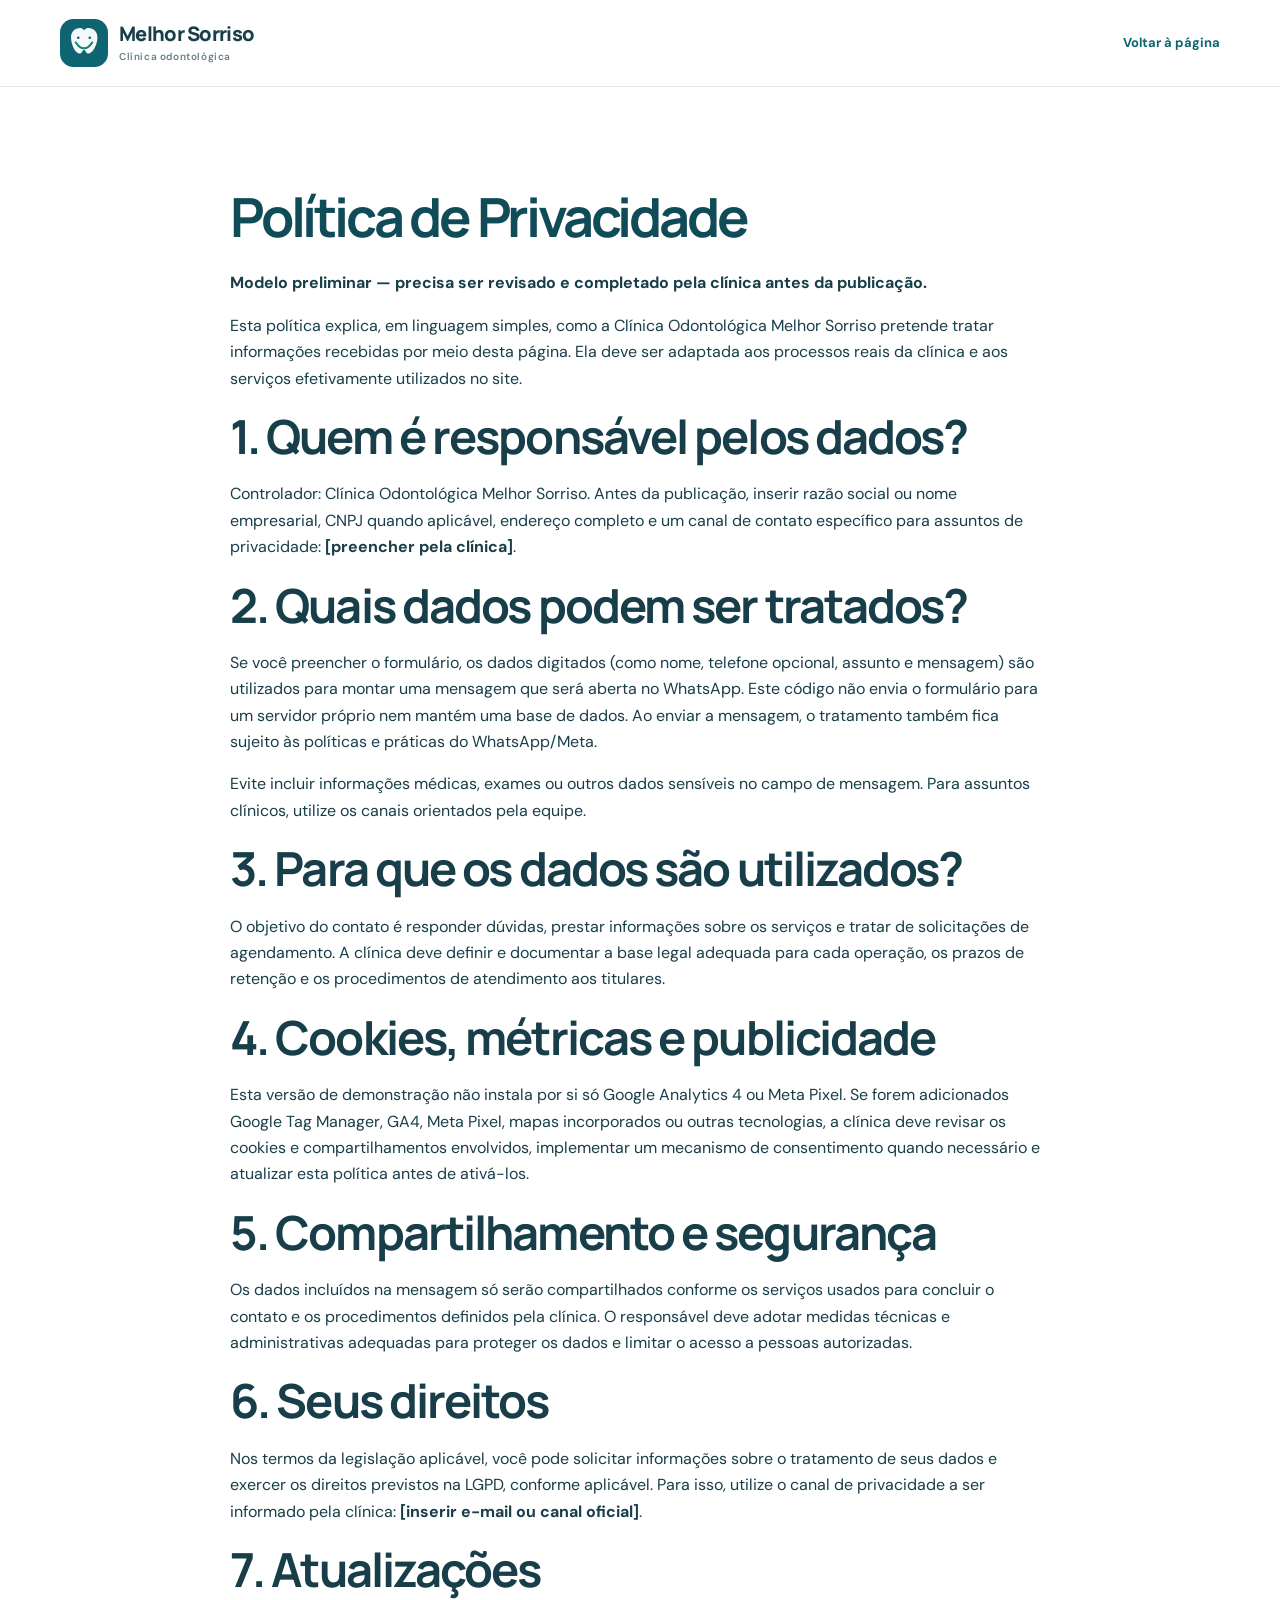
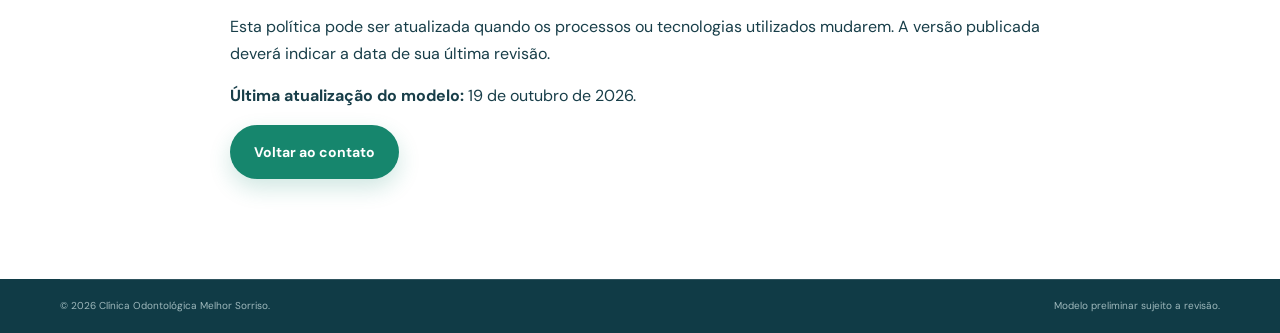
<file: privacidade.html>
<!doctype html>
<html lang="pt-BR">
<head>
  <meta charset="utf-8">
  <meta name="viewport" content="width=device-width, initial-scale=1">
  <meta name="theme-color" content="#0e6470">
  <meta name="robots" content="noindex,follow">
  <title>Política de Privacidade | Melhor Sorriso</title>
  <link rel="icon" href="assets/logo.svg" type="image/svg+xml">
  <link rel="preconnect" href="https://fonts.googleapis.com">
  <link rel="preconnect" href="https://fonts.gstatic.com" crossorigin>
  <link rel="stylesheet" href="https://fonts.googleapis.com/css2?family=DM+Sans:wght@400;500;600;700&family=Manrope:wght@500;600;700;800&display=swap">
  <link rel="stylesheet" href="styles.css">
</head>
<body>
  <header class="site-header">
    <div class="container nav-wrap">
      <a class="brand" href="index.html"><img src="assets/logo.svg" alt="" width="48" height="48"><span><strong>Melhor Sorriso</strong><small>Clínica odontológica</small></span></a>
      <a class="text-link" href="index.html">Voltar à página </a>
    </div>
  </header>
  <main class="section">
    <article class="container" style="max-width:820px">
      
      <h1 style="font-size:clamp(36px,5vw,54px)">Política de Privacidade</h1>
      <p><strong>Modelo preliminar — precisa ser revisado e completado pela clínica antes da publicação.</strong></p>
      <p>Esta política explica, em linguagem simples, como a Clínica Odontológica Melhor Sorriso pretende tratar informações recebidas por meio desta página. Ela deve ser adaptada aos processos reais da clínica e aos serviços efetivamente utilizados no site.</p>
      <h2>1. Quem é responsável pelos dados?</h2>
      <p>Controlador: Clínica Odontológica Melhor Sorriso. Antes da publicação, inserir razão social ou nome empresarial, CNPJ quando aplicável, endereço completo e um canal de contato específico para assuntos de privacidade: <strong>[preencher pela clínica]</strong>.</p>
      <h2>2. Quais dados podem ser tratados?</h2>
      <p>Se você preencher o formulário, os dados digitados (como nome, telefone opcional, assunto e mensagem) são utilizados para montar uma mensagem que será aberta no WhatsApp. Este código não envia o formulário para um servidor próprio nem mantém uma base de dados. Ao enviar a mensagem, o tratamento também fica sujeito às políticas e práticas do WhatsApp/Meta.</p>
      <p>Evite incluir informações médicas, exames ou outros dados sensíveis no campo de mensagem. Para assuntos clínicos, utilize os canais orientados pela equipe.</p>
      <h2>3. Para que os dados são utilizados?</h2>
      <p>O objetivo do contato é responder dúvidas, prestar informações sobre os serviços e tratar de solicitações de agendamento. A clínica deve definir e documentar a base legal adequada para cada operação, os prazos de retenção e os procedimentos de atendimento aos titulares.</p>
      <h2>4. Cookies, métricas e publicidade</h2>
      <p>Esta versão de demonstração não instala por si só Google Analytics 4 ou Meta Pixel. Se forem adicionados Google Tag Manager, GA4, Meta Pixel, mapas incorporados ou outras tecnologias, a clínica deve revisar os cookies e compartilhamentos envolvidos, implementar um mecanismo de consentimento quando necessário e atualizar esta política antes de ativá-los.</p>
      <h2>5. Compartilhamento e segurança</h2>
      <p>Os dados incluídos na mensagem só serão compartilhados conforme os serviços usados para concluir o contato e os procedimentos definidos pela clínica. O responsável deve adotar medidas técnicas e administrativas adequadas para proteger os dados e limitar o acesso a pessoas autorizadas.</p>
      <h2>6. Seus direitos</h2>
      <p>Nos termos da legislação aplicável, você pode solicitar informações sobre o tratamento de seus dados e exercer os direitos previstos na LGPD, conforme aplicável. Para isso, utilize o canal de privacidade a ser informado pela clínica: <strong>[inserir e-mail ou canal oficial]</strong>.</p>
      <h2>7. Atualizações</h2>
      <p>Esta política pode ser atualizada quando os processos ou tecnologias utilizados mudarem. A versão publicada deverá indicar a data de sua última revisão.</p>
      <p><strong>Última atualização do modelo:</strong> 19 de outubro de 2026.</p>
      <a class="button button--primary" href="index.html#contato">Voltar ao contato</a>
    </article>
  </main>
  <footer class="site-footer"><div class="container footer-bottom"><span>© <span id="year"></span> Clínica Odontológica Melhor Sorriso.</span><span>Modelo preliminar sujeito a revisão.</span></div></footer>
  <script>document.querySelector("#year").textContent = new Date().getFullYear();</script>
</body>
</html>
</file>
<file: styles.css>
:root {
  --ink: #183e49;
  --ink-soft: #496873;
  --teal: #0e6470;
  --teal-deep: #104c58;
  --green: #16866d;
  --green-dark: #0f705b;
  --mint: #e0f0ec;
  --pale: #f3f8f8;
  --line: #dce8e9;
  --white: #fff;
  --radius: 22px;
  --shadow: 0 18px 55px rgba(24, 62, 73, .09);
  --container: 1160px;
}
* { box-sizing: border-box; }
html { scroll-behavior: smooth; scroll-padding-top: 92px; }
body { margin: 0; color: var(--ink); background: var(--white); font-family: "DM Sans", sans-serif; font-size: 16px; line-height: 1.65; -webkit-font-smoothing: antialiased; }
img { display: block; max-width: 100%; }
a { color: inherit; text-decoration: none; }
button, input, select, textarea { font: inherit; }
button, a, input, select, textarea { -webkit-tap-highlight-color: transparent; }
:focus-visible { outline: 3px solid #e6a84f; outline-offset: 3px; }
.container { width: min(var(--container), calc(100% - 48px)); margin-inline: auto; }
.section { padding: 100px 0; }
.skip-link { position: absolute; z-index: 1000; left: 12px; top: -60px; padding: 12px 16px; background: white; border: 2px solid var(--teal); border-radius: 8px; }
.skip-link:focus { top: 12px; }
.top-strip { background: var(--teal-deep); color: #e9f4f3; font-size: 12px; letter-spacing: .02em; }
.top-strip__inner { display: flex; justify-content: space-between; align-items: center; min-height: 36px; gap: 16px; }
.top-strip span { display: inline-flex; align-items: center; gap: 7px; }
.top-strip svg { width: 14px; height: 14px; fill: none; stroke: currentColor; stroke-width: 1.7; }
.top-strip a { opacity: .9; }
.site-header { position: sticky; z-index: 100; top: 0; background: rgba(255,255,255,.94); border-bottom: 1px solid rgba(220,232,233,.8); backdrop-filter: blur(16px); }
.nav-wrap { display: flex; align-items: center; justify-content: space-between; min-height: 86px; gap: 28px; }
.brand { display: inline-flex; align-items: center; gap: 11px; flex-shrink: 0; }
.brand img { width: 48px; height: 48px; }
.brand span { display: flex; flex-direction: column; line-height: 1.25; }
.brand strong { font: 800 20px/1.2 "Manrope", sans-serif; letter-spacing: -.7px; }
.brand small { margin-top: 5px; color: #68818a; font-size: 9px; font-weight: 700; letter-spacing: 1.35px; }
.main-nav { display: flex; align-items: center; gap: 28px; font-size: 13px; font-weight: 600; }
.main-nav > a:not(.button) { color: #4d6871; transition: color .2s; }
.main-nav > a:not(.button):hover, .text-link:hover, .card-link:hover { color: var(--green); }
.menu-toggle { display: none; border: 0; background: transparent; padding: 8px; cursor: pointer; }
.menu-toggle span { display: block; width: 24px; height: 2px; margin: 5px 0; background: var(--ink); }
.button { display: inline-flex; align-items: center; justify-content: center; gap: 12px; min-height: 54px; padding: 0 23px; border: 1px solid transparent; border-radius: 999px; font-size: 14px; font-weight: 700; line-height: 1.2; text-align: center; transition: transform .2s, background .2s, box-shadow .2s; cursor: pointer; }
.button:hover { transform: translateY(-2px); }
.button--primary { color: #fff; background: var(--green); box-shadow: 0 9px 22px rgba(22,134,109,.2); }
.button--primary:hover { background: var(--green-dark); box-shadow: 0 12px 28px rgba(22,134,109,.27); }
.button--small { min-height: 44px; padding-inline: 18px; font-size: 12px; }
.button--nav { color: white; background: var(--teal); }
.button--outline { color: var(--teal); background: white; border-color: #bdd2d6; }
.button--light { color: var(--teal-deep); background: white; }
.button--full { width: 100%; }
.hero { padding: 70px 0 85px; overflow: hidden; }
.hero-grid { display: grid; grid-template-columns: 1.03fr .97fr; align-items: center; gap: clamp(42px, 7vw, 90px); }
.hero-copy { padding: 12px 0; }
.eyebrow { display: flex; align-items: center; gap: 9px; margin: 0 0 18px; color: var(--green-dark); font-size: 11px; font-weight: 800; letter-spacing: 1.5px; text-transform: uppercase; }
.eyebrow-dot { width: 8px; height: 8px; border-radius: 50%; background: var(--green); box-shadow: 0 0 0 5px var(--mint); }
h1, h2, h3, p { margin-top: 0; }
h1, h2, h3 { font-family: "Manrope", sans-serif; }
h1 { max-width: 630px; margin-bottom: 24px; font-size: clamp(42px, 5.1vw, 67px); font-weight: 700; letter-spacing: -3.2px; line-height: 1.1; }
h1 span, h2 span { color: var(--teal); }
.hero-lead { max-width: 510px; margin-bottom: 30px; color: var(--ink-soft); font-size: 17px; line-height: 1.8; }
.hero-actions { display: flex; align-items: center; flex-wrap: wrap; gap: 20px; }
.text-link { display: inline-flex; align-items: center; gap: 8px; color: var(--teal); font-size: 13px; font-weight: 700; }
.hero-note { display: flex; align-items: center; gap: 12px; margin-top: 38px; }
.note-icon { display: grid; width: 42px; height: 42px; flex: 0 0 42px; place-items: center; color: var(--green); background: var(--mint); border-radius: 14px; font-size: 22px; }
.hero-note p { margin: 0; font-size: 12px; line-height: 1.7; }
.hero-note strong { font-size: 13px; }
.hero-note p span { color: #71868c; }
.hero-visual { position: relative; min-width: 0; padding: 0 15px 18px 0; }
.hero-visual > img { width: 100%; height: 560px; object-fit: cover; object-position: center; border-radius: 48% 48% 25px 25px; position: relative; z-index: 1; }
.hero-visual::before { content: ""; position: absolute; z-index: 0; top: -22px; right: -8px; width: 160px; height: 160px; border: 1px solid #b6d6d2; border-radius: 50%; }
.hero-visual::after { content: ""; position: absolute; z-index: 0; left: -26px; bottom: -5px; width: 150px; height: 150px; background: var(--mint); border-radius: 50%; }
.image-caption { position: absolute; z-index: 2; bottom: 42px; left: -35px; display: flex; align-items: center; gap: 12px; max-width: 260px; padding: 16px 20px; background: white; border: 1px solid rgba(220,232,233,.8); border-radius: 16px; box-shadow: var(--shadow); }
.caption-mark { display: grid; width: 38px; height: 38px; place-items: center; color: var(--green); background: var(--mint); border-radius: 12px; font-size: 21px; }
.image-caption span:last-child { display: flex; flex-direction: column; line-height: 1.5; }
.image-caption strong { font-size: 12px; }
.image-caption small { color: #71868c; font-size: 10px; }
.hero-orbit { position: absolute; right: 25px; bottom: 55px; z-index: 2; width: 16px; height: 16px; background: #a8d8c7; border-radius: 50%; box-shadow: 0 0 0 10px rgba(168,216,199,.24); }
.trust-band { border-block: 1px solid var(--line); background: #fbfdfd; }
.trust-grid { display: grid; grid-template-columns: repeat(3,1fr); gap: 20px; padding-block: 25px; }
.trust-grid > div { display: flex; align-items: center; justify-content: center; gap: 13px; }
.trust-icon { display: grid; width: 42px; height: 42px; place-items: center; color: var(--teal); background: var(--mint); border-radius: 14px; font-size: 22px; }
.trust-grid > div > span:last-child { display: flex; flex-direction: column; line-height: 1.6; }
.trust-grid strong { font-size: 12px; }
.trust-grid small { color: #7a8e93; font-size: 11px; }
.section--soft { background: var(--pale); }
.section-heading { max-width: 590px; margin-bottom: 45px; }
.section-heading--center { margin-inline: auto; text-align: center; }
.section-heading--center .eyebrow { justify-content: center; }
h2 { margin-bottom: 17px; font-size: clamp(32px, 3.7vw, 47px); line-height: 1.2; letter-spacing: -1.9px; font-weight: 700; }
.section-heading > p:last-child { margin-bottom: 0; color: var(--ink-soft); font-size: 15px; line-height: 1.8; }
.treatment-grid { display: grid; grid-template-columns: repeat(3,1fr); gap: 18px; }
.treatment-card { min-height: 270px; padding: 29px 27px 25px; background: white; border: 1px solid #e4eeee; border-radius: 20px; transition: transform .2s, box-shadow .2s; }
.treatment-card:hover { transform: translateY(-4px); box-shadow: var(--shadow); }
.treatment-icon { display: grid; width: 46px; height: 46px; margin-bottom: 20px; place-items: center; color: var(--teal); background: var(--mint); border-radius: 15px; font-size: 25px; }
.treatment-card h3 { margin-bottom: 10px; font-size: 18px; letter-spacing: -.5px; }
.treatment-card p { min-height: 72px; margin-bottom: 18px; color: #647c83; font-size: 12px; line-height: 1.8; }
.card-link { display: inline-flex; align-items: center; gap: 8px; color: var(--teal); font-size: 12px; font-weight: 700; }
.treatment-card--highlight { background: #eaf5f1; border-color: #d3e9e0; }
.disclaimer { margin: 24px auto 0; max-width: 850px; color: #71868c; font-size: 11px; text-align: center; }
.about-grid { display: grid; grid-template-columns: .9fr 1.1fr; align-items: center; gap: clamp(45px, 8vw, 105px); }
.about-visual { position: relative; padding: 0 22px 22px 0; }
.about-visual::before { content: ""; position: absolute; left: -18px; bottom: 0; width: 180px; height: 180px; border-radius: 30px; background: var(--mint); }
.about-visual img { position: relative; z-index: 1; width: 100%; height: 550px; object-fit: cover; border-radius: 22px; }
.about-sticker { position: absolute; z-index: 2; right: -15px; bottom: 52px; display: flex; align-items: center; gap: 12px; padding: 17px 20px; background: white; border-radius: 16px; box-shadow: var(--shadow); font-size: 13px; line-height: 1.5; }
.about-sticker span { color: var(--green); font-size: 26px; }
.about-copy > p:not(.eyebrow) { color: var(--ink-soft); font-size: 14px; line-height: 1.9; }
.about-points { margin: 28px 0 30px; border-top: 1px solid var(--line); }
.about-points > div { display: flex; gap: 15px; align-items: center; padding: 14px 0; border-bottom: 1px solid var(--line); }
.about-points > div > span { color: #7ca79e; font: 700 13px "Manrope", sans-serif; }
.about-points p { display: flex; flex-direction: column; gap: 2px; margin: 0; line-height: 1.5; }
.about-points strong { font-size: 13px; }
.about-points small { color: #71868c; font-size: 11px; }
.section--dark { color: white; background: #123f4b; }
.section-heading--light .eyebrow { color: #9bd5c1; }
.section-heading--light h2 span { color: #a7dac9; }
.section-heading--light > p:last-child { color: #c0d3d6; }
.steps-grid { display: grid; grid-template-columns: repeat(3,1fr); gap: 35px; }
.step-card { position: relative; padding-top: 5px; }
.step-number { color: #a5d8c9; font: 700 34px "Manrope", sans-serif; letter-spacing: -1px; }
.step-line { width: 100%; height: 1px; margin: 20px 0 23px; background: rgba(255,255,255,.22); }
.step-line::after { content: ""; display: block; width: 38px; height: 3px; background: #9bd5c1; transform: translateY(-1px); }
.step-card h3 { margin-bottom: 9px; font-size: 19px; }
.step-card p { max-width: 290px; margin-bottom: 0; color: #c0d3d6; font-size: 13px; line-height: 1.8; }
.steps-cta { display: flex; justify-content: space-between; align-items: center; gap: 20px; margin-top: 50px; padding: 22px 25px; background: rgba(255,255,255,.07); border: 1px solid rgba(255,255,255,.12); border-radius: 18px; }
.steps-cta p { margin: 0; font-size: 14px; font-weight: 600; }
.faq-grid { display: grid; grid-template-columns: .8fr 1.2fr; gap: clamp(40px, 8vw, 110px); }
.faq-grid .section-heading { margin-bottom: 0; }
.faq-grid .section-heading .text-link { margin-top: 24px; }
.faq-list details { border-bottom: 1px solid var(--line); }
.faq-list details:first-child { border-top: 1px solid var(--line); }
.faq-list summary { display: flex; justify-content: space-between; align-items: center; gap: 18px; padding: 22px 0; cursor: pointer; list-style: none; font-size: 14px; font-weight: 700; }
.faq-list summary::-webkit-details-marker { display: none; }
.faq-list summary span { color: var(--green); font-size: 22px; font-weight: 400; transition: transform .2s; }
.faq-list details[open] summary span { transform: rotate(45deg); }
.faq-list details p { max-width: 620px; margin: -4px 30px 22px 0; color: var(--ink-soft); font-size: 13px; line-height: 1.85; }
.contact-section { background: #f3f8f8; }
.contact-grid { display: grid; grid-template-columns: .95fr 1.05fr; align-items: start; gap: clamp(40px, 8vw, 100px); }
.contact-copy h2 { max-width: 520px; }
.contact-copy > p:not(.eyebrow) { max-width: 500px; margin-bottom: 30px; color: var(--ink-soft); font-size: 14px; line-height: 1.9; }
.contact-detail { display: flex; align-items: flex-start; gap: 14px; margin: 22px 0; }
.contact-detail__icon { display: grid; width: 42px; height: 42px; flex: 0 0 42px; place-items: center; color: var(--teal); background: #e1efec; border-radius: 14px; font-size: 23px; }
.contact-detail strong { font-size: 13px; }
.contact-detail p { margin: 2px 0; font-size: 13px; }
.contact-detail small { color: #788d93; font-size: 11px; }
.contact-phone { display: inline-flex; gap: 8px; margin-top: 9px; color: var(--teal); font-size: 13px; font-weight: 700; }
.contact-form { padding: clamp(25px,4vw,42px); background: white; border: 1px solid #e0eaea; border-radius: 24px; box-shadow: 0 20px 60px rgba(24,62,73,.07); }
.form-heading { margin-bottom: 25px; }
.form-kicker { color: var(--green); font-size: 10px; font-weight: 800; letter-spacing: 1.6px; }
.form-heading h3 { margin: 8px 0 6px; font-size: 25px; letter-spacing: -.8px; }
.form-heading p { margin: 0; color: #71868c; font-size: 12px; }
.contact-form > label:not(.consent-check) { display: block; margin: 16px 0 7px; font-size: 12px; font-weight: 700; }
.contact-form label span { color: #7c8f94; font-weight: 400; }
.contact-form input:not([type=checkbox]), .contact-form select, .contact-form textarea { width: 100%; min-height: 48px; padding: 12px 14px; color: var(--ink); background: #fbfdfd; border: 1px solid #dbe6e8; border-radius: 10px; outline: none; font-size: 13px; }
.contact-form textarea { resize: vertical; min-height: 90px; }
.contact-form input:focus, .contact-form select:focus, .contact-form textarea:focus { border-color: var(--teal); box-shadow: 0 0 0 3px rgba(14,100,112,.09); }
.contact-form input::placeholder, .contact-form textarea::placeholder { color: #9aabad; }
.consent-check { display: flex; align-items: flex-start; gap: 10px; margin: 19px 0; color: #637a81; font-size: 11px; line-height: 1.7; }
.consent-check input { flex: 0 0 auto; margin-top: 4px; accent-color: var(--green); }
.consent-check a { color: var(--teal); text-decoration: underline; text-underline-offset: 2px; }
.form-privacy { margin: 13px 0 0; color: #7b8e93; font-size: 10px; line-height: 1.7; text-align: center; }
.form-status { margin: 10px 0 0; color: var(--green-dark); font-size: 12px; }
.site-footer { color: #d9e7e8; background: #103b46; }
.footer-main { display: grid; grid-template-columns: 1.3fr .7fr 1fr; gap: 45px; padding-block: 55px; }
.brand--footer strong { color: white; }
.brand--footer small { color: #a9c2c5; }
.footer-brand > p { margin: 18px 0 6px; color: #c1d4d6; font-size: 12px; }
.footer-location { color: #92b4b8; font-size: 11px; }
.footer-links { display: flex; flex-direction: column; align-items: flex-start; gap: 11px; font-size: 11px; }
.footer-links strong { margin-bottom: 5px; color: white; font-size: 12px; }
.footer-links a, .footer-links span { color: #b9cdd0; }
.footer-links a:hover { color: white; }
.footer-bottom { display: flex; justify-content: space-between; gap: 20px; padding-block: 18px; border-top: 1px solid rgba(255,255,255,.13); color: #9eb8bc; font-size: 10px; }
.floating-whatsapp { position: fixed; z-index: 90; right: 22px; bottom: 22px; display: grid; width: 60px; height: 60px; place-items: center; color: white; background: #16866d; border: 3px solid rgba(255,255,255,.95); border-radius: 50%; box-shadow: 0 9px 28px rgba(11,76,63,.28); transition: transform .2s; }
.floating-whatsapp:hover { transform: translateY(-3px) scale(1.03); }
.floating-whatsapp svg { width: 31px; height: 31px; fill: currentColor; }
@media (min-width: 1400px) { .hero { padding-block: 88px 100px; } }
@media (max-width: 980px) {
  .container { width: min(var(--container), calc(100% - 40px)); }
  .main-nav { gap: 17px; }
  .main-nav > a:not(.button) { font-size: 12px; }
  .hero-grid { gap: 35px; }
  h1 { font-size: clamp(40px, 5.5vw, 56px); }
  .hero-visual > img { height: 500px; }
  .image-caption { left: -15px; }
  .treatment-card { padding-inline: 22px; }
  .about-grid { gap: 55px; }
  .about-visual img { height: 500px; }
}
@media (max-width: 760px) {
  html { scroll-padding-top: 75px; }
  .container { width: calc(100% - 36px); }
  .section { padding: 72px 0; }
  .top-strip__inner { min-height: 32px; font-size: 10px; }
  .nav-wrap { min-height: 72px; }
  .brand img { width: 42px; height: 42px; }
  .brand strong { font-size: 18px; }
  .brand small { font-size: 8px; }
  .menu-toggle { display: block; }
  .main-nav { position: absolute; top: 100%; left: 0; right: 0; display: none; flex-direction: column; align-items: stretch; gap: 0; padding: 12px 20px 20px; background: white; border-bottom: 1px solid var(--line); box-shadow: 0 16px 22px rgba(24,62,73,.08); }
  .main-nav.is-open { display: flex; }
  .main-nav > a:not(.button) { padding: 13px 4px; border-bottom: 1px solid #edf2f2; font-size: 14px; }
  .main-nav .button { margin-top: 13px; }
  .hero { padding: 52px 0 58px; }
  .hero-grid { grid-template-columns: 1fr; gap: 44px; }
  h1 { max-width: 570px; font-size: clamp(41px, 10vw, 58px); letter-spacing: -2.5px; }
  .hero-lead { font-size: 15px; }
  .hero-actions { align-items: flex-start; flex-direction: column; gap: 17px; }
  .hero-visual { width: calc(100% - 16px); margin-left: 16px; }
  .hero-visual > img { height: min(112vw, 480px); border-radius: 46% 46% 22px 22px; }
  .image-caption { bottom: 27px; left: -16px; padding: 12px 14px; }
  .hero-visual::before { width: 100px; height: 100px; }
  .trust-grid { grid-template-columns: 1fr; gap: 17px; padding-block: 23px; }
  .trust-grid > div { justify-content: flex-start; }
  .trust-grid > div > span:last-child { flex-direction: row; align-items: baseline; gap: 8px; flex-wrap: wrap; }
  .section-heading { margin-bottom: 32px; }
  h2 { font-size: clamp(32px, 8vw, 42px); letter-spacing: -1.5px; }
  .section-heading > p:last-child { font-size: 14px; }
  .treatment-grid { grid-template-columns: 1fr; gap: 13px; }
  .treatment-card { min-height: unset; padding: 24px; }
  .treatment-card p { min-height: unset; }
  .about-grid { grid-template-columns: 1fr; gap: 45px; }
  .about-visual { width: calc(100% - 15px); }
  .about-visual img { height: min(110vw, 460px); }
  .about-sticker { right: -12px; bottom: 35px; }
  .steps-grid { grid-template-columns: 1fr; gap: 28px; }
  .step-card { display: grid; grid-template-columns: 54px 1fr; column-gap: 16px; }
  .step-number { grid-row: span 2; font-size: 28px; }
  .step-line { width: 100%; margin: 16px 0 18px; }
  .step-card h3, .step-card p { grid-column: 2; }
  .steps-cta { align-items: stretch; flex-direction: column; margin-top: 34px; padding: 22px; }
  .steps-cta p { font-size: 13px; }
  .faq-grid { grid-template-columns: 1fr; gap: 36px; }
  .faq-list summary { font-size: 13px; }
  .contact-grid { grid-template-columns: 1fr; gap: 38px; }
  .contact-form { padding: 25px 20px; }
  .footer-main { grid-template-columns: 1fr 1fr; gap: 34px 22px; padding-block: 42px; }
  .footer-brand { grid-column: 1 / -1; }
  .footer-bottom { flex-direction: column; gap: 8px; }
  .floating-whatsapp { right: 15px; bottom: 15px; width: 56px; height: 56px; }
}
@media (max-width: 390px) {
  .container { width: calc(100% - 30px); }
  .top-strip__inner { gap: 8px; }
  .top-strip__inner > a { white-space: nowrap; }
  .brand { gap: 8px; }
  .brand strong { font-size: 16px; }
  .button { width: 100%; padding-inline: 16px; }
  .hero-actions .text-link { width: auto; }
  .footer-main { grid-template-columns: 1fr; }
  .footer-brand { grid-column: auto; }
}
@media (prefers-reduced-motion: reduce) {
  *, *::before, *::after { scroll-behavior: auto !important; animation-duration: .01ms !important; animation-iteration-count: 1 !important; transition-duration: .01ms !important; }
}

/* ===== v2: refinamentos de design, UI e movimento ===== */
:root { --ease: cubic-bezier(.22,1,.36,1); --sun: #e6a84f; interpolate-size: allow-keywords; }
::selection { background: var(--mint); color: var(--teal-deep); }
body { text-rendering: optimizeLegibility; }
h1, h2, h3 { text-wrap: balance; }
p { text-wrap: pretty; }
h1 span, h2 span { color: inherit; }
h1 { color: var(--teal-deep); }
.eyebrow { font-size: 13px; letter-spacing: .1px; text-transform: none; font-weight: 700; }
.brand small { font-size: 10px; letter-spacing: .6px; font-weight: 600; }
svg.arr { width: 14px; height: 14px; flex: 0 0 auto; transition: transform .3s var(--ease); }
.button:hover svg.arr, .text-link:hover svg.arr, .card-link:hover svg.arr, .contact-phone:hover svg.arr { transform: translateX(4px); }
svg.arr--down { transform: rotate(90deg); }
.text-link:hover svg.arr--down { transform: rotate(90deg) translateX(4px); }
.treatment-icon svg, .trust-icon svg, .note-icon svg, .caption-mark svg, .contact-detail__icon svg, .about-sticker > span svg { width: 24px; height: 24px; }
.about-sticker > span { display: grid; place-items: center; }
.about-sticker > span svg { width: 26px; height: 26px; }

/* barra de progresso e cabeçalho */
.scroll-progress { position: fixed; z-index: 200; inset: 0 0 auto; height: 3px; background: var(--green); transform: scaleX(0); transform-origin: 0 50%; }
.site-header { transition: box-shadow .35s var(--ease), background .35s; }
.nav-wrap { transition: min-height .35s var(--ease); }
.site-header.is-scrolled { box-shadow: 0 10px 34px rgba(24,62,73,.09); background: rgba(255,255,255,.97); }
.site-header.is-scrolled .nav-wrap { min-height: 68px; }
.main-nav > a:not(.button) { position: relative; padding: 6px 0; }
.main-nav > a:not(.button)::after { content: ""; position: absolute; left: 0; right: 0; bottom: 0; height: 2px; border-radius: 2px; background: var(--green); transform: scaleX(0); transform-origin: left; transition: transform .35s var(--ease); }
.main-nav > a:not(.button):hover::after, .main-nav > a.is-active::after { transform: scaleX(1); }
.main-nav > a.is-active { color: var(--teal); }

/* hero: uma única entrada orquestrada */
@media (prefers-reduced-motion: no-preference) {
  .js .hero-copy > * { opacity: 0; animation: rise .9s var(--ease) forwards; }
  .js .hero-copy > :nth-child(1) { animation-delay: .05s; }
  .js .hero-copy > :nth-child(2) { animation-delay: .15s; }
  .js .hero-copy > :nth-child(3) { animation-delay: .27s; }
  .js .hero-copy > :nth-child(4) { animation-delay: .38s; }
  .js .hero-copy > :nth-child(5) { animation-delay: .5s; }
  .js .hero-visual > img { animation: arch 1.3s var(--ease) .1s both; }
  .js .image-caption { opacity: 0; animation: rise .8s var(--ease) 1s forwards; }
  .js .hero-visual::after { animation: pop 1s var(--ease) .6s both; }
  .floating-whatsapp::after { content: ""; position: absolute; inset: -3px; border-radius: 50%; border: 2px solid var(--green); opacity: 0; animation: ring 3.2s ease-out 4s infinite; }
  .js .step-line::after { width: 0; transition: width 1s var(--ease); }
  .js .steps-grid.in-view .step-line::after { width: 100%; }
  .js .steps-grid.in-view .step-card:nth-child(2) .step-line::after { transition-delay: .25s; }
  .js .steps-grid.in-view .step-card:nth-child(3) .step-line::after { transition-delay: .5s; }
}
@keyframes rise { from { opacity: 0; transform: translateY(26px); } to { opacity: 1; transform: none; } }
@keyframes arch { from { opacity: 0; transform: scale(.94); clip-path: inset(14% 10% 0 10% round 60% 60% 25px 25px); } to { opacity: 1; transform: none; clip-path: inset(0 round 48% 48% 25px 25px); } }
@keyframes pop { from { transform: scale(0); } to { transform: none; } }
@keyframes ring { 0% { opacity: .7; transform: scale(1); } 70%, 100% { opacity: 0; transform: scale(1.6); } }
.step-line::after { height: 3px; border-radius: 3px; }

/* cartões e ícones que respondem ao toque */
.treatment-card { position: relative; display: flex; flex-direction: column; border-radius: 22px; transition: transform .35s var(--ease), box-shadow .35s var(--ease), border-color .35s; }
.treatment-card:hover { border-color: #b9d8d1; }
.treatment-card p { flex: 1; min-height: 0; font-size: 13px; }
.treatment-icon { transition: background .3s, color .3s, transform .4s var(--ease); }
.treatment-card:hover .treatment-icon { color: #fff; background: var(--green); transform: rotate(-6deg) scale(1.06); }
.card-link { margin-top: auto; padding-top: 4px; }
.card-link::before { content: ""; position: absolute; inset: 0; border-radius: inherit; }
.treatment-card:focus-within { box-shadow: var(--shadow); }
.treatment-card h3 { font-size: 19px; }
.about-points > div { transition: padding .3s var(--ease); }
.about-points > div:hover { padding-left: 8px; }
.about-points .tick { display: grid; place-items: center; width: 28px; height: 28px; flex: 0 0 28px; color: var(--green); background: var(--mint); border-radius: 50%; }
.about-points .tick svg { width: 15px; height: 15px; stroke-width: 2.4; }
.about-points strong { font-size: 14px; }
.about-points small { font-size: 12px; }
.steps-cta .button { flex: 0 0 auto; }
.step-card { transition: transform .35s var(--ease); }
.step-card:hover { transform: translateY(-4px); }
.trust-grid small { font-size: 12px; }
.trust-grid strong { font-size: 13px; }

/* FAQ com abertura suave */
.faq-list summary { transition: color .2s; }
.faq-list summary:hover { color: var(--teal); }
.faq-list summary .pm { position: relative; width: 14px; height: 14px; flex: 0 0 14px; transition: transform .4s var(--ease); }
.faq-list summary .pm::before, .faq-list summary .pm::after { content: ""; position: absolute; left: 0; right: 0; top: 6px; height: 2px; border-radius: 2px; background: var(--green); }
.faq-list summary .pm::after { transform: rotate(90deg); }
.faq-list details[open] summary .pm { transform: rotate(135deg); }
.faq-list details::details-content { block-size: 0; overflow: hidden; opacity: 0; transition: block-size .4s var(--ease), opacity .4s, content-visibility .4s allow-discrete; }
.faq-list details[open]::details-content { block-size: auto; opacity: 1; }
.faq-list details p { font-size: 14px; }
.faq-list summary { font-size: 15px; }

/* formulário */
.contact-form input:not([type=checkbox]), .contact-form select, .contact-form textarea { transition: border-color .2s, box-shadow .2s, background .2s; }
.contact-form input:not([type=checkbox]):hover, .contact-form select:hover, .contact-form textarea:hover { background: #fff; border-color: #bfd3d6; }
.contact-form input:user-invalid, .contact-form select:user-invalid { border-color: #c4503c; box-shadow: 0 0 0 3px rgba(196,80,60,.1); }
.contact-form input:user-valid:not(:placeholder-shown) { border-color: #8fcbb9; }
.counter { display: block; margin-top: 5px; color: #7b8e93; font-size: 11px; text-align: right; }
.counter.is-near { color: #b3571c; }
.form-status { min-height: 20px; }
.contact-form.is-sent .form-status { padding: 12px 14px; background: var(--mint); border-radius: 12px; animation: rise .5s var(--ease); }
.form-heading h3 { font-size: 26px; }
.floating-whatsapp { transition: transform .3s var(--ease), box-shadow .3s; }
.floating-whatsapp:hover { box-shadow: 0 14px 34px rgba(11,76,63,.34); }
.contact-phone { text-underline-offset: 4px; }

/* menu mobile animado */
@media (max-width: 760px) {
  .main-nav { display: flex; visibility: hidden; opacity: 0; transform: translateY(-10px); transition: opacity .3s var(--ease), transform .3s var(--ease), visibility 0s .3s; }
  .main-nav.is-open { visibility: visible; opacity: 1; transform: none; transition-delay: 0s; }
  .menu-toggle span { transition: transform .35s var(--ease), opacity .2s; }
  .menu-toggle[aria-expanded="true"] span:nth-child(1) { transform: translateY(7px) rotate(45deg); }
  .menu-toggle[aria-expanded="true"] span:nth-child(2) { opacity: 0; }
  .menu-toggle[aria-expanded="true"] span:nth-child(3) { transform: translateY(-7px) rotate(-45deg); }
  .main-nav > a:not(.button)::after { display: none; }
  .treatment-card p { font-size: 14px; }
  .floating-whatsapp { bottom: max(15px, env(safe-area-inset-bottom)); }
}

/* ===== v3: responsividade ===== */
html, body { max-width: 100%; }
body { overflow-x: clip; }
.hero { overflow: visible; }
.hero-grid, .about-grid, .faq-grid, .contact-grid, .treatment-grid, .steps-grid { min-width: 0; }
.hero-grid > *, .about-grid > *, .faq-grid > *, .contact-grid > *, .footer-main > * { min-width: 0; }
.hero-grid { grid-template-columns: minmax(0,1.03fr) minmax(0,.97fr); }
.about-grid { grid-template-columns: minmax(0,.9fr) minmax(0,1.1fr); }
.faq-grid { grid-template-columns: minmax(0,.8fr) minmax(0,1.2fr); }
.contact-grid { grid-template-columns: minmax(0,.95fr) minmax(0,1.05fr); }
.treatment-grid { grid-template-columns: repeat(3, minmax(0,1fr)); }
h1, h2, h3, p, summary, .brand strong { overflow-wrap: anywhere; }
.floating-whatsapp { transition: transform .3s var(--ease), box-shadow .3s, opacity .3s; }
.js .floating-whatsapp:not(.is-visible) { opacity: 0; transform: translateY(14px) scale(.9); pointer-events: none; }
.treatment-card.is-picked, .contact-form select.is-flash { animation: flash 1.6s var(--ease); }
@keyframes flash { 0%, 100% { box-shadow: 0 0 0 0 rgba(22,134,109,0); } 30% { box-shadow: 0 0 0 4px rgba(22,134,109,.28); } }

@media (max-width: 1080px) {
  .nav-wrap { gap: 16px; }
  .main-nav { gap: 16px; }
  .treatment-grid { grid-template-columns: repeat(2, minmax(0,1fr)); }
}
@media (max-width: 900px) {
  .menu-toggle { display: block; }
  .main-nav { position: absolute; top: 100%; left: 0; right: 0; display: flex; flex-direction: column; align-items: stretch; gap: 0; padding: 12px 24px 22px; background: #fff; border-bottom: 1px solid var(--line); box-shadow: 0 16px 22px rgba(24,62,73,.08); visibility: hidden; opacity: 0; transform: translateY(-10px); transition: opacity .3s var(--ease), transform .3s var(--ease), visibility 0s .3s; }
  .main-nav.is-open { visibility: visible; opacity: 1; transform: none; transition-delay: 0s; }
  .main-nav > a:not(.button) { padding: 14px 4px; border-bottom: 1px solid #edf2f2; font-size: 15px; }
  .main-nav > a:not(.button)::after { display: none; }
  .main-nav .button { margin-top: 14px; }
  .menu-toggle span { transition: transform .35s var(--ease), opacity .2s; }
  .menu-toggle[aria-expanded="true"] span:nth-child(1) { transform: translateY(7px) rotate(45deg); }
  .menu-toggle[aria-expanded="true"] span:nth-child(2) { opacity: 0; }
  .menu-toggle[aria-expanded="true"] span:nth-child(3) { transform: translateY(-7px) rotate(-45deg); }
  .hero-grid, .about-grid, .faq-grid, .contact-grid { grid-template-columns: minmax(0,1fr); }
  .hero-grid { gap: 52px; }
  .hero-copy, .about-copy, .contact-copy { max-width: 640px; }
  .hero-visual { width: min(100%, 560px); margin: 0 auto; padding-right: 0; }
  .hero-visual > img { height: min(105vw, 520px); }
  .about-visual { width: min(100%, 520px); margin: 0 auto; padding-right: 0; }
  .about-visual img { height: min(100vw, 480px); }
  .image-caption { left: 12px; bottom: 28px; max-width: 240px; }
  .about-sticker { right: 12px; bottom: 28px; }
  .hero-visual::before { right: 0; }
  .hero-visual::after { left: 0; }
  .about-visual::before { left: 0; }
}
@media (max-width: 760px) {
  .section { padding: 64px 0; }
  .treatment-grid { grid-template-columns: minmax(0,1fr); }
  .hero { padding: 40px 0 56px; }
  .hero-visual { width: 100%; margin-left: 0; }
  .steps-cta .button, .hero-actions .button { width: 100%; }
  .footer-main { grid-template-columns: minmax(0,1fr) minmax(0,1fr); }
  .contact-form { padding: 24px 18px; }
  .floating-whatsapp { right: max(14px, env(safe-area-inset-right)); }
}
@media (max-width: 400px) {
  .top-strip__inner > span { min-width: 0; }
  .brand small { display: none; }
  .nav-wrap { min-height: 64px; }
  .hero-actions { width: 100%; }
  .about-points > div { align-items: flex-start; }
  .image-caption, .about-sticker { padding: 12px 14px; }
  .footer-main { grid-template-columns: minmax(0,1fr); }
}
@media (max-height: 500px) and (orientation: landscape) { .main-nav { max-height: calc(100vh - 100px); overflow-y: auto; } }
</file>
